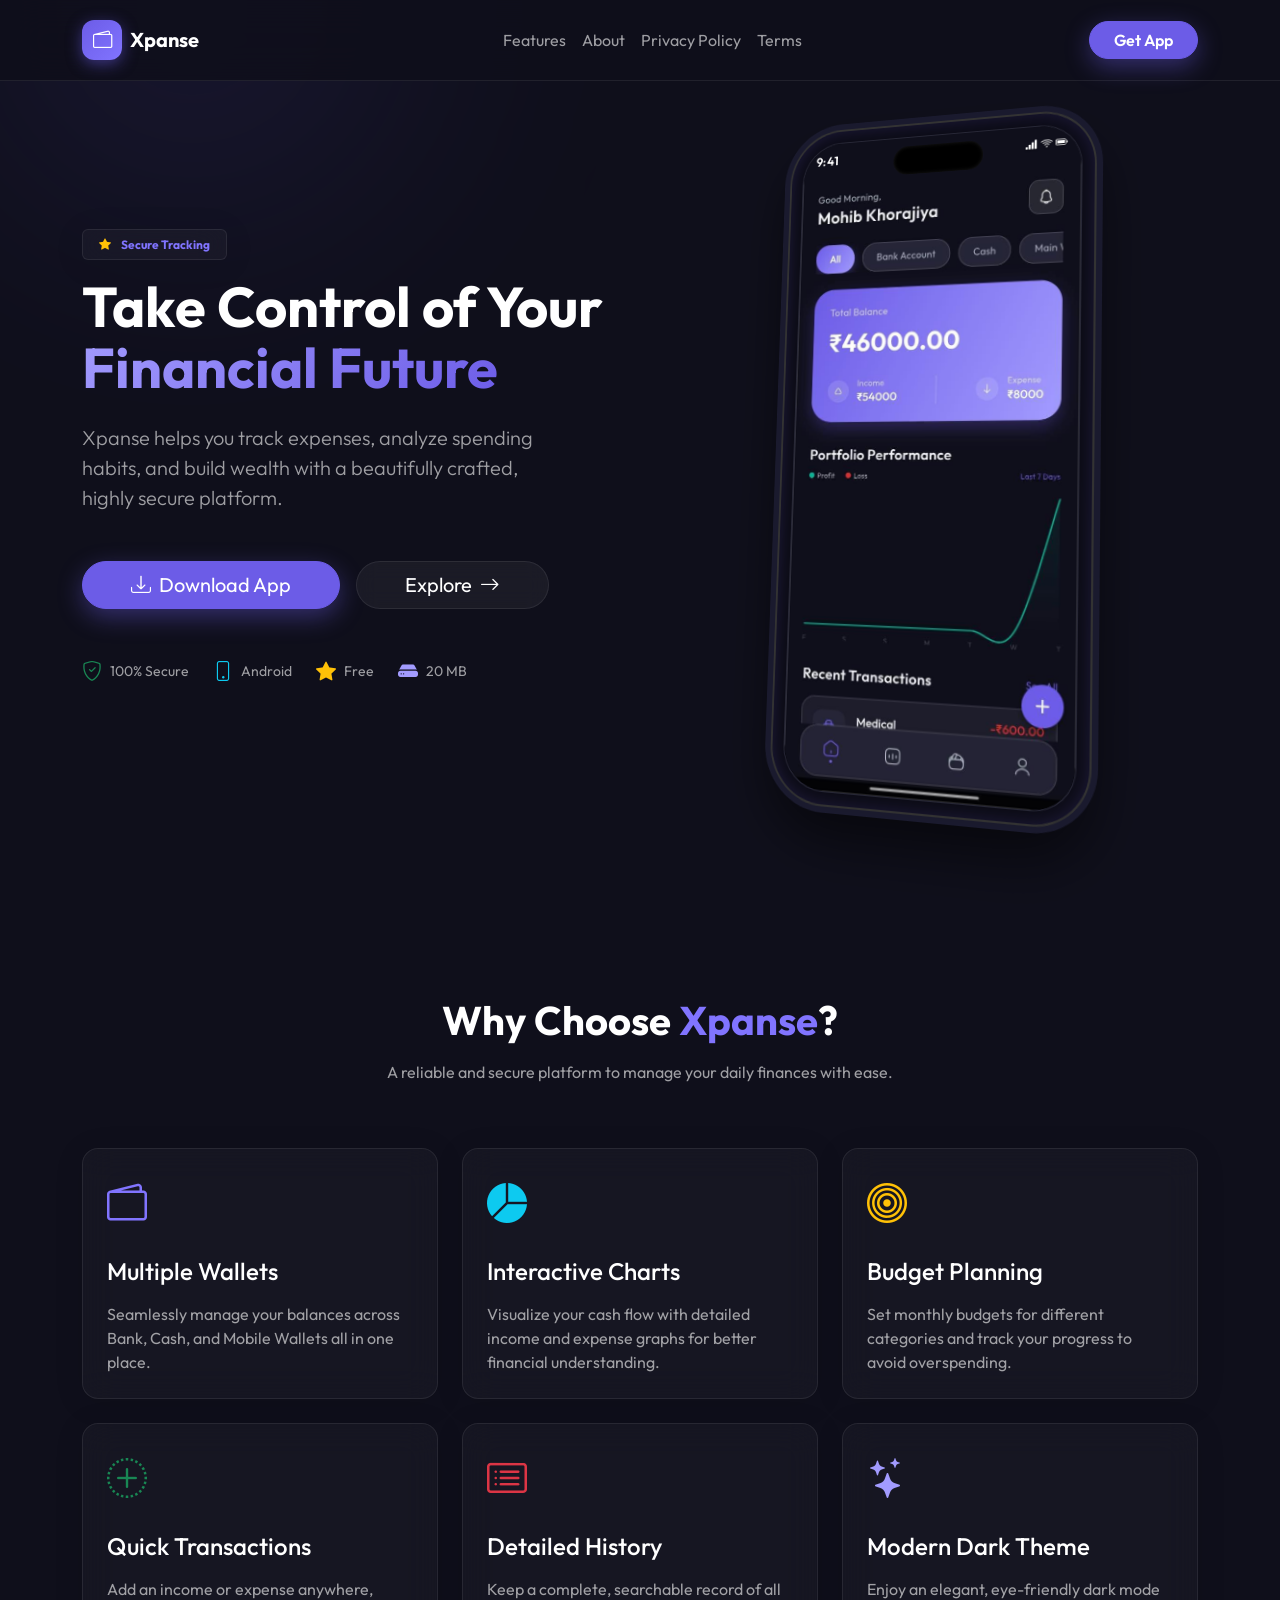
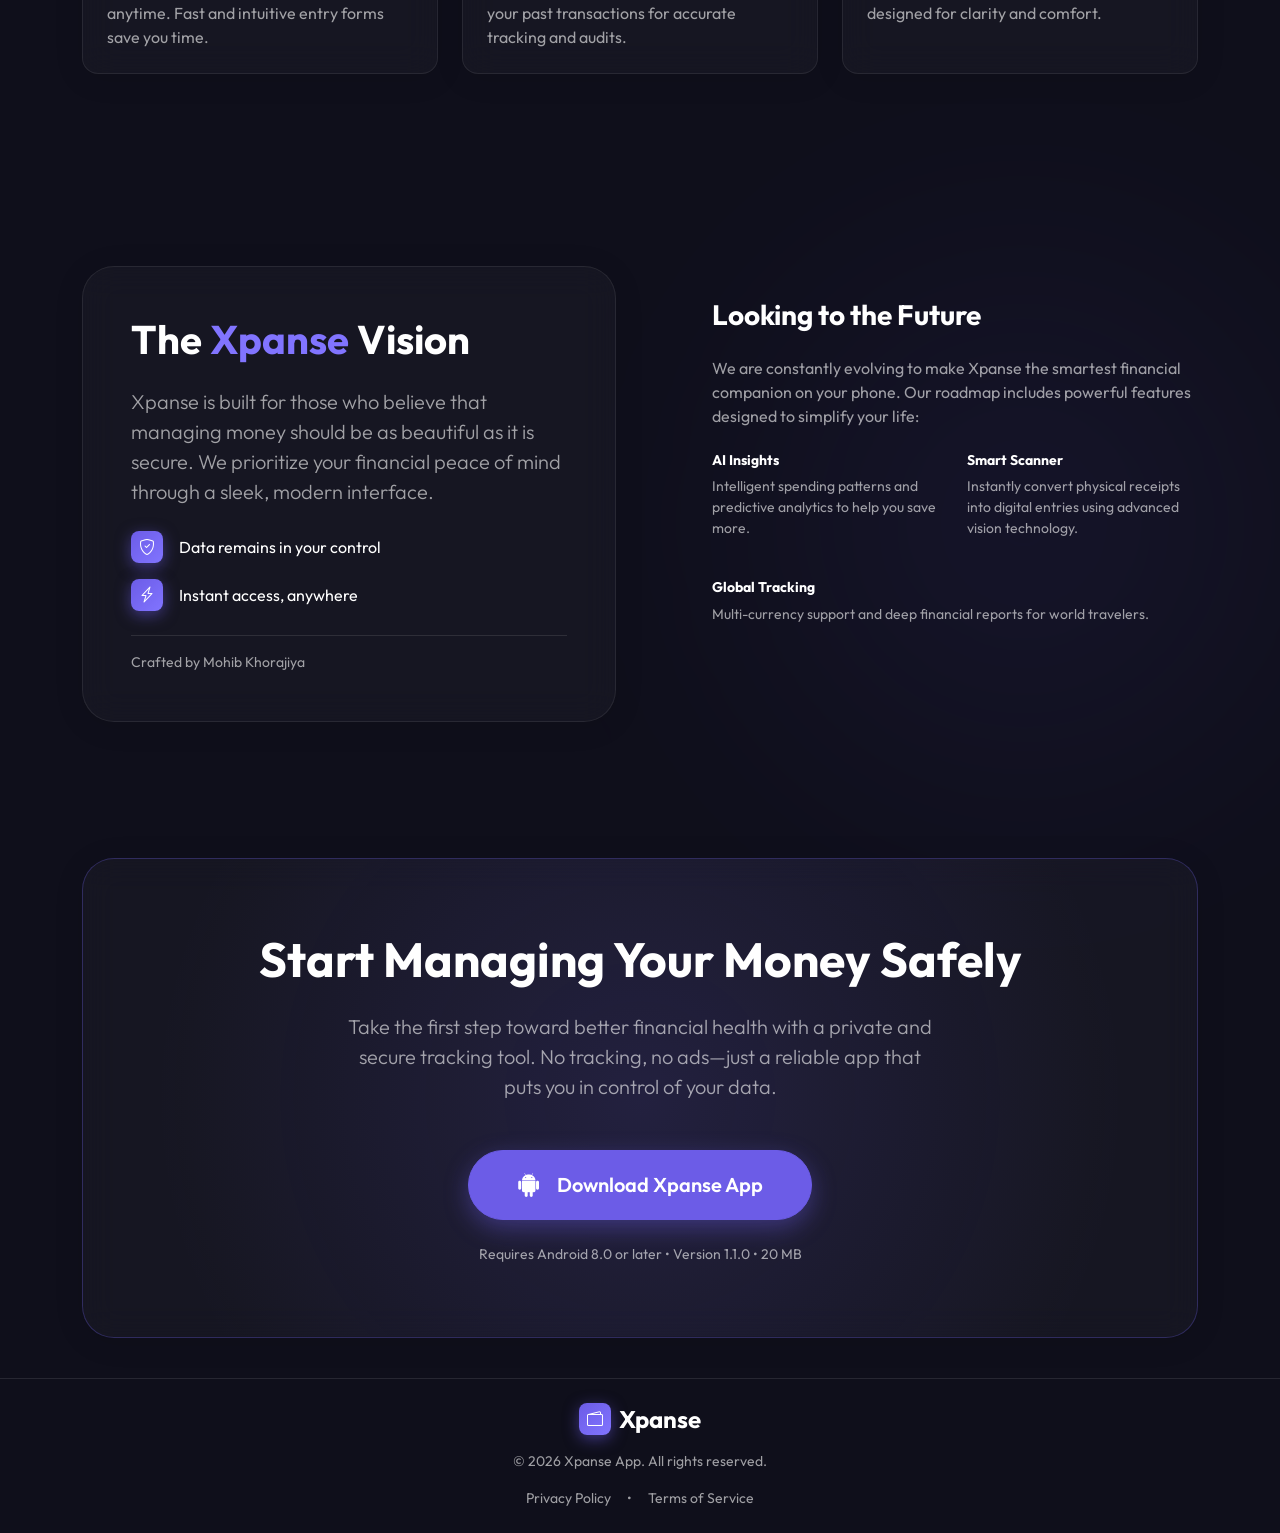
<file: index.html>
<!DOCTYPE html>
<html lang="en">

<head>
    <meta charset="UTF-8">
    <meta name="viewport" content="width=device-width, initial-scale=1.0">
    <title>Xpanse - Smart Expense Tracker</title>
    <meta name="description"
        content="Download Xpanse - The ultimate secure, dark-themed, glassmorphic expense tracker app.">

    <!-- Google Fonts -->
    <link rel="preconnect" href="https://fonts.googleapis.com">
    <link rel="preconnect" href="https://fonts.gstatic.com" crossorigin>
    <link href="https://fonts.googleapis.com/css2?family=Outfit:wght@300;400;500;600;700;800&display=swap"
        rel="stylesheet">

    <!-- Bootstrap CSS -->
    <link href="https://cdn.jsdelivr.net/npm/bootstrap@5.3.2/dist/css/bootstrap.min.css" rel="stylesheet">

    <!-- Bootstrap Icons -->
    <link rel="stylesheet" href="https://cdn.jsdelivr.net/npm/bootstrap-icons@1.11.1/font/bootstrap-icons.css">

    <!-- Custom CSS -->
    <link rel="stylesheet" href="style.css">
</head>

<body>

    <!-- Ambient Background Effects -->
    <div class="ambient-glow glow-1"></div>
    <div class="ambient-glow glow-2"></div>

    <!-- Navbar -->
    <nav class="navbar navbar-expand-lg navbar-dark fixed-top glass-navbar">
        <div class="container">
            <a class="navbar-brand fw-bold text-white d-flex align-items-center gap-2" href="#">
                <div class="brand-icon">
                    <i class="bi bi-wallet2"></i>
                </div>
                Xpanse
            </a>
            <button class="navbar-toggler custom-toggler" type="button" data-bs-toggle="collapse"
                data-bs-target="#navbarNav">
                <i class="bi bi-list text-white fs-3"></i>
            </button>
            <div class="collapse navbar-collapse" id="navbarNav">
                <ul class="navbar-nav mx-auto">
                    <li class="nav-item">
                        <a class="nav-link text-white-50 hover-white" href="#features">Features</a>
                    </li>
                    <li class="nav-item">
                        <a class="nav-link text-white-50 hover-white" href="#about">About</a>
                    </li>
                    <li class="nav-item">
                        <a class="nav-link text-white-50 hover-white" href="privacy.html">Privacy Policy</a>
                    </li>
                    <li class="nav-item">
                        <a class="nav-link text-white-50 hover-white" href="terms.html">Terms</a>
                    </li>
                </ul>
                <a href="#download" class="btn btn-primary btn-glow rounded-pill px-4 fw-semibold">Get App</a>
            </div>
        </div>
    </nav>

    <!-- Hero Section -->
    <section class="hero-section d-flex align-items-center">
        <div class="container pt-5 mt-5">
            <div class="row align-items-center g-5">
                <div class="col-lg-6 hero-content reveal-left">
                    <span class="badge glass-badge mb-3 px-3 py-2 text-primary-accent"><i
                            class="bi bi-star-fill text-warning me-2"></i> Secure Tracking</span>
                    <h1 class="display-4 fw-bolder text-white mb-4 line-height-tight">
                        Take Control of Your <span class="text-gradient">Financial Future</span>
                    </h1>
                    <p class="lead text-white-50 mb-5 pe-lg-5">
                        Xpanse helps you track expenses, analyze spending habits, and build wealth with a beautifully
                        crafted, highly secure platform.
                    </p>
                    <div class="d-flex flex-wrap gap-3">
                        <a href="Xpanse Apk file/Xpanse.apk" download="Xpanse.apk"
                            class="btn btn-primary btn-glow btn-lg rounded-pill px-5 d-flex align-items-center gap-2">
                            <i class="bi bi-download"></i> Download App
                        </a>
                        <a href="#features"
                            class="btn btn-glass btn-lg rounded-pill px-5 d-flex align-items-center gap-2 text-white">
                            Explore <i class="bi bi-arrow-right"></i>
                        </a>
                    </div>
                    <div class="mt-5 d-flex align-items-center gap-4 text-white-50 small">
                        <div class="d-flex align-items-center gap-2">
                            <i class="bi bi-shield-check fs-5 text-success"></i> 100% Secure
                        </div>
                        <div class="d-flex align-items-center gap-2">
                            <i class="bi bi-phone fs-5 text-info"></i> Android
                        </div>
                        <div class="d-flex align-items-center gap-2">
                            <i class="bi bi-star-fill fs-5 text-warning"></i> Free
                        </div>
                        <div class="d-flex align-items-center gap-2">
                            <i class="bi bi-hdd-fill fs-5 text-purple"></i> 20 MB
                        </div>
                    </div>
                </div>

                <div class="col-lg-6 hero-mockup reveal-right">
                    <!-- CSS Mockup Phone -->
                    <div class="phone-mockup mx-auto">
                        <div class="phone-screen glass-card d-flex flex-column">
                            <!-- iOS Status Bar - 3 column layout: Time | [Island Gap] | Icons -->
                            <div class="ios-status-bar position-absolute w-100 top-0 start-0 z-3">
                                <span class="sb-time fw-semibold text-white">9:41</span>
                                <span class="sb-island-gap"></span>
                                <div class="sb-icons d-flex align-items-center gap-1 text-white">
                                    <i class="bi bi-reception-4"></i>
                                    <i class="bi bi-wifi"></i>
                                    <i class="bi bi-battery-full"></i>
                                </div>
                            </div>
                            <!-- Slideshow Container -->
                            <div class="slideshow-container w-100 h-100 position-relative">
                                <img src="Xpanse.photos/1page.jpeg" alt="Dashboard"
                                    class="mockup-img active w-100 h-100 object-fit-cover position-absolute top-0 start-0">
                                <img src="Xpanse.photos/2page.jpeg" alt="Analytics"
                                    class="mockup-img w-100 h-100 object-fit-cover position-absolute top-0 start-0">
                                <img src="Xpanse.photos/3page.jpeg" alt="Transactions"
                                    class="mockup-img w-100 h-100 object-fit-cover position-absolute top-0 start-0">
                                <img src="Xpanse.photos/4page.jpeg" alt="Settings"
                                    class="mockup-img w-100 h-100 object-fit-cover position-absolute top-0 start-0">
                            </div>
                        </div>
                    </div>
                </div>
            </div>
        </div>
    </section>

    <!-- Features Section -->
    <section id="features" class="py-5">
        <div class="container py-5">
            <div class="text-center mb-5 reveal-up">
                <h2 class="display-6 fw-bold text-white mb-3">Why Choose <span
                        class="text-primary-accent">Xpanse</span>?</h2>
                <p class="text-white-50 mx-auto" style="max-width: 600px;">A reliable and secure platform to manage your daily finances with ease.</p>
            </div>

            <div class="row g-4 pt-3">
                <!-- Feature 1 -->
                <div class="col-md-6 col-lg-4 reveal-up" style="transition-delay: 100ms;">
                    <div class="glass-card feature-card h-100 p-4 rounded-4">
                        <div class="feature-icon mb-4 text-primary-accent">
                            <i class="bi bi-wallet2"></i>
                        </div>
                        <h4 class="text-white mb-3">Multiple Wallets</h4>
                        <p class="text-white-50 mb-0">Seamlessly manage your balances across Bank, Cash, and Mobile
                            Wallets all in one place.</p>
                    </div>
                </div>

                <!-- Feature 2 -->
                <div class="col-md-6 col-lg-4 reveal-up" style="transition-delay: 200ms;">
                    <div class="glass-card feature-card h-100 p-4 rounded-4">
                        <div class="feature-icon mb-4 text-info">
                            <i class="bi bi-pie-chart-fill"></i>
                        </div>
                        <h4 class="text-white mb-3">Interactive Charts</h4>
                        <p class="text-white-50 mb-0">Visualize your cash flow with detailed income and expense graphs
                            for better financial understanding.</p>
                    </div>
                </div>

                <!-- Feature 3 -->
                <div class="col-md-6 col-lg-4 reveal-up" style="transition-delay: 300ms;">
                    <div class="glass-card feature-card h-100 p-4 rounded-4">
                        <div class="feature-icon mb-4 text-warning">
                            <i class="bi bi-bullseye"></i>
                        </div>
                        <h4 class="text-white mb-3">Budget Planning</h4>
                        <p class="text-white-50 mb-0">Set monthly budgets for different categories and track your
                            progress to avoid overspending.</p>
                    </div>
                </div>

                <!-- Feature 4 -->
                <div class="col-md-6 col-lg-4 reveal-up" style="transition-delay: 400ms;">
                    <div class="glass-card feature-card h-100 p-4 rounded-4">
                        <div class="feature-icon mb-4 text-success">
                            <i class="bi bi-plus-circle-dotted"></i>
                        </div>
                        <h4 class="text-white mb-3">Quick Transactions</h4>
                        <p class="text-white-50 mb-0">Add an income or expense anywhere, anytime. Fast and intuitive
                            entry forms save you time.</p>
                    </div>
                </div>

                <!-- Feature 5 -->
                <div class="col-md-6 col-lg-4 reveal-up" style="transition-delay: 500ms;">
                    <div class="glass-card feature-card h-100 p-4 rounded-4">
                        <div class="feature-icon mb-4 text-danger">
                            <i class="bi bi-card-list"></i>
                        </div>
                        <h4 class="text-white mb-3">Detailed History</h4>
                        <p class="text-white-50 mb-0">Keep a complete, searchable record of all your past transactions
                            for accurate tracking and audits.</p>
                    </div>
                </div>

                <!-- Feature 6 -->
                <div class="col-md-6 col-lg-4 reveal-up" style="transition-delay: 600ms;">
                    <div class="glass-card feature-card h-100 p-4 rounded-4">
                        <div class="feature-icon mb-4 text-purple">
                            <i class="bi bi-stars"></i>
                        </div>
                        <h4 class="text-white mb-3">Modern Dark Theme</h4>
                        <p class="text-white-50 mb-0">Enjoy an elegant, eye-friendly dark mode designed for clarity and comfort.</p>
                    </div>
                </div>
            </div>
        </div>
    </section>

    <!-- About Section -->
    <section id="about" class="py-5">
        <div class="container py-5">
            <div class="row align-items-center g-5">
                <div class="col-lg-6 reveal-left">
                    <div class="glass-card p-4 p-md-5 rounded-5">
                        <h2 class="display-6 fw-bold text-white mb-4">The <span class="text-primary-accent">Xpanse</span> Vision</h2>
                        <p class="text-white-50 lead mb-4">
                            Xpanse is built for those who believe that managing money should be as beautiful as it is secure. 
                            We prioritize your financial peace of mind through a sleek, modern interface.
                        </p>
                        <div class="d-flex flex-column gap-3">
                            <div class="d-flex align-items-center gap-3">
                                <div class="brand-icon small"><i class="bi bi-shield-check"></i></div>
                                <span class="text-white">Data remains in your control</span>
                            </div>
                            <div class="d-flex align-items-center gap-3">
                                <div class="brand-icon small"><i class="bi bi-lightning-charge"></i></div>
                                <span class="text-white">Instant access, anywhere</span>
                            </div>
                        </div>
                        <div class="mt-4 pt-3 border-top border-white-10">
                            <p class="small text-white-50 mb-0">Crafted by Mohib Khorajiya</p>
                        </div>
                    </div>
                </div>
                <div class="col-lg-6 reveal-right mt-4 mt-lg-0">
                    <div class="ps-lg-5">
                        <h3 class="text-white fw-bold mb-4">Looking to the Future</h3>
                        <p class="text-white-50 mb-4">
                            We are constantly evolving to make Xpanse the smartest financial companion on your phone. 
                            Our roadmap includes powerful features designed to simplify your life:
                        </p>
                        <div class="row g-4">
                            <div class="col-sm-6 col-12">
                                <h5 class="text-white small fw-bold mb-2">AI Insights</h5>
                                <p class="small text-white-50">Intelligent spending patterns and predictive analytics to help you save more.</p>
                            </div>
                            <div class="col-sm-6 col-12">
                                <h5 class="text-white small fw-bold mb-2">Smart Scanner</h5>
                                <p class="small text-white-50">Instantly convert physical receipts into digital entries using advanced vision technology.</p>
                            </div>
                            <div class="col-12">
                                <h5 class="text-white small fw-bold mb-2">Global Tracking</h5>
                                <p class="small text-white-50">Multi-currency support and deep financial reports for world travelers.</p>
                            </div>
                        </div>
                    </div>
                </div>
            </div>
        </div>
    </section>

    <!-- Download Section -->
    <section id="download" class="py-4">
        <div class="container py-3 text-center reveal-up">
            <div class="glass-card p-4 p-md-5 rounded-5 position-relative overflow-hidden download-card">
                <div class="glow-bg position-absolute"></div>
                <div class="position-relative z-1 pt-4 pb-4">
                    <h2 class="display-5 fw-bold text-white mb-4">Start Managing Your Money Safely</h2>
                    <p class="text-white-50 lead mx-auto mb-5" style="max-width: 600px;">
                        Take the first step toward better financial health with a private and secure tracking tool. 
                        No tracking, no ads—just a reliable app that puts you in control of your data.
                    </p>
                    <!-- Download Link (Place your Xpanse.apk in the same folder) -->
                    <a href="Xpanse Apk file/Xpanse.apk"
                        class="btn btn-primary btn-glow btn-lg rounded-pill px-5 py-3 fs-5 fw-semibold d-inline-flex align-items-center gap-3"
                        download="Xpanse.apk">
                        <i class="bi bi-android2 fs-4"></i> Download Xpanse App
                    </a>
                    <p class="text-white-50 small mt-4 mb-0">Requires Android 8.0 or later • Version 1.1.0 • 20 MB</p>
                </div>
            </div>
        </div>
    </section>

    <!-- Footer -->
    <footer class="py-4 border-top border-white-10">
        <div class="container text-center">
            <div class="d-flex align-items-center justify-content-center gap-2 mb-3">
                <div class="brand-icon small">
                    <i class="bi bi-wallet2"></i>
                </div>
                <h4 class="text-white fw-bold mb-0">Xpanse</h4>
            </div>
            <p class="text-white-50 mb-3 small">&copy;
                <script>document.write(new Date().getFullYear())</script> Xpanse App. All rights reserved.
            </p>
            <div class="d-flex justify-content-center gap-3">
                <a href="privacy.html" class="text-white-50 hover-white text-decoration-none small">Privacy Policy</a>
                <span class="text-white-50 small">•</span>
                <a href="terms.html" class="text-white-50 hover-white text-decoration-none small">Terms of Service</a>
            </div>
        </div>
    </footer>

    <!-- Bootstrap JS Bundle -->
    <script src="https://cdn.jsdelivr.net/npm/bootstrap@5.3.2/dist/js/bootstrap.bundle.min.js"></script>

    <!-- Custom JS -->
    <script src="script.js"></script>
</body>

</html>
</file>
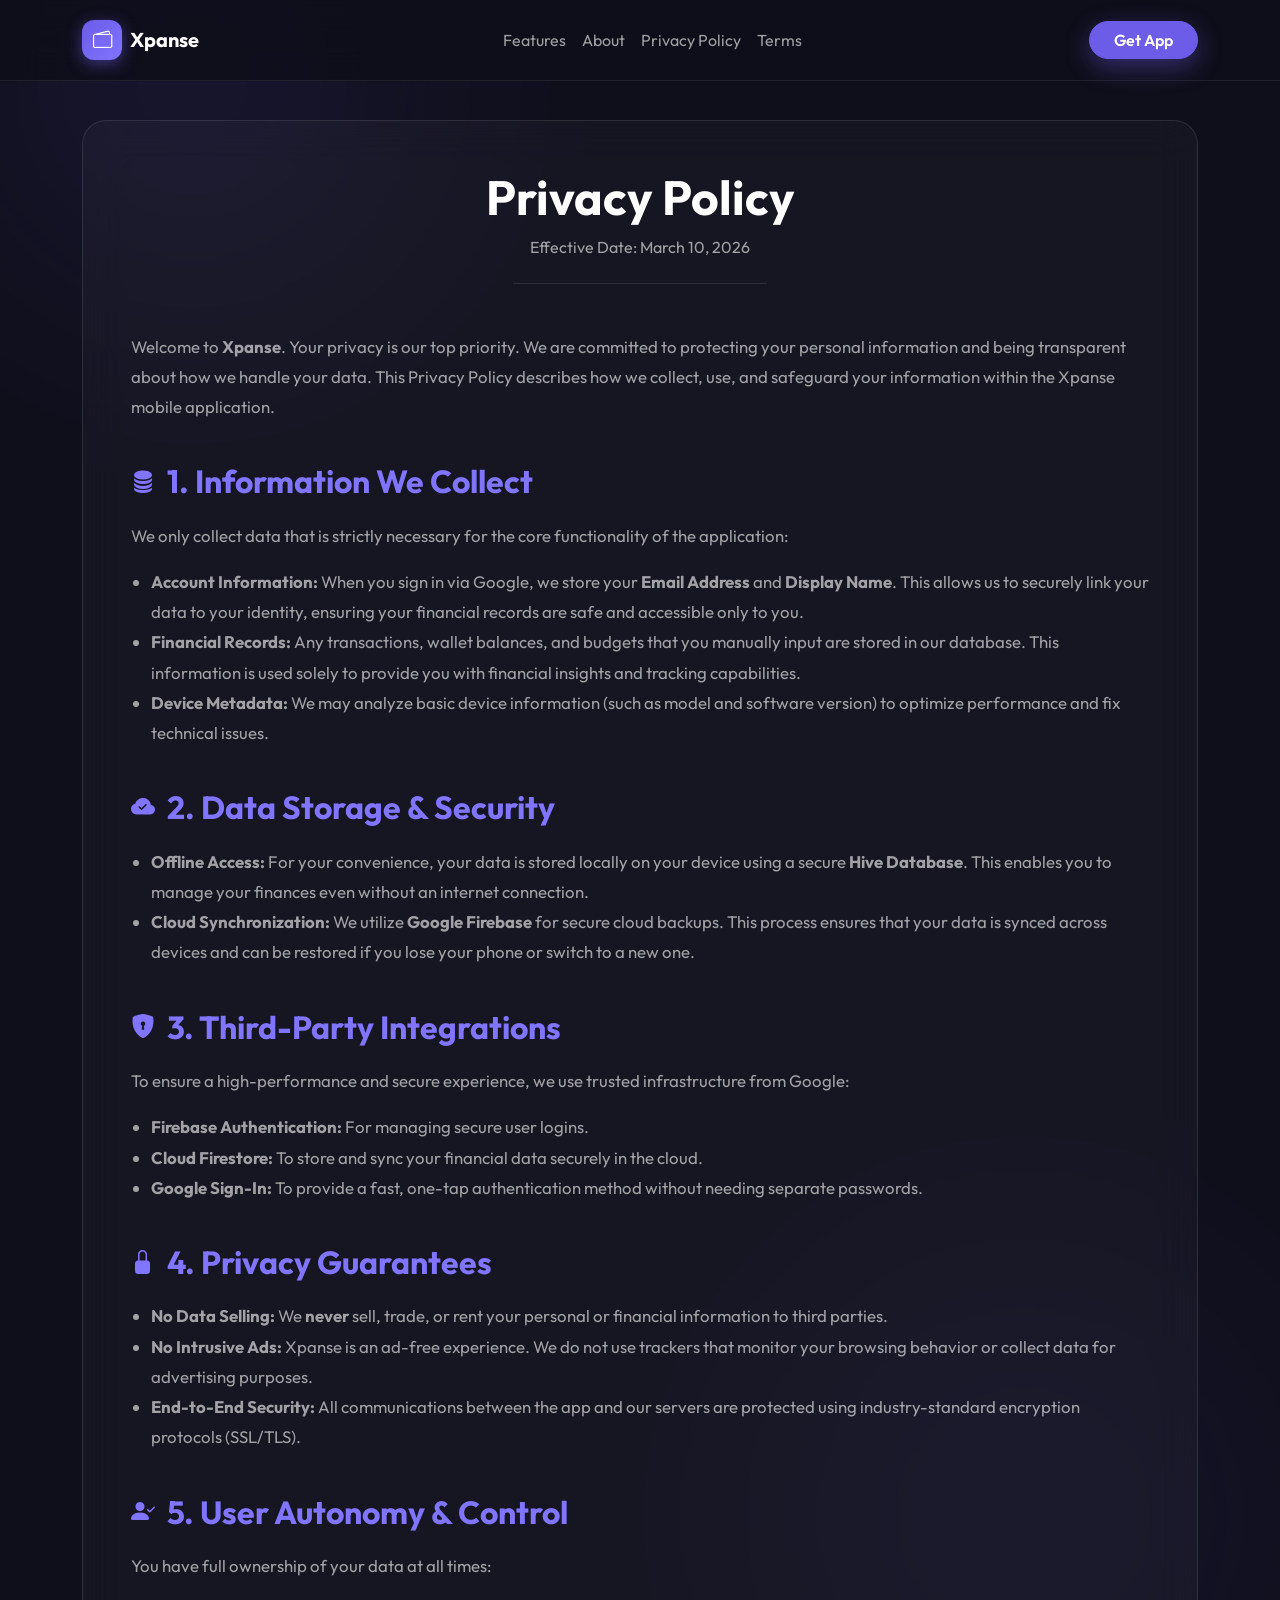
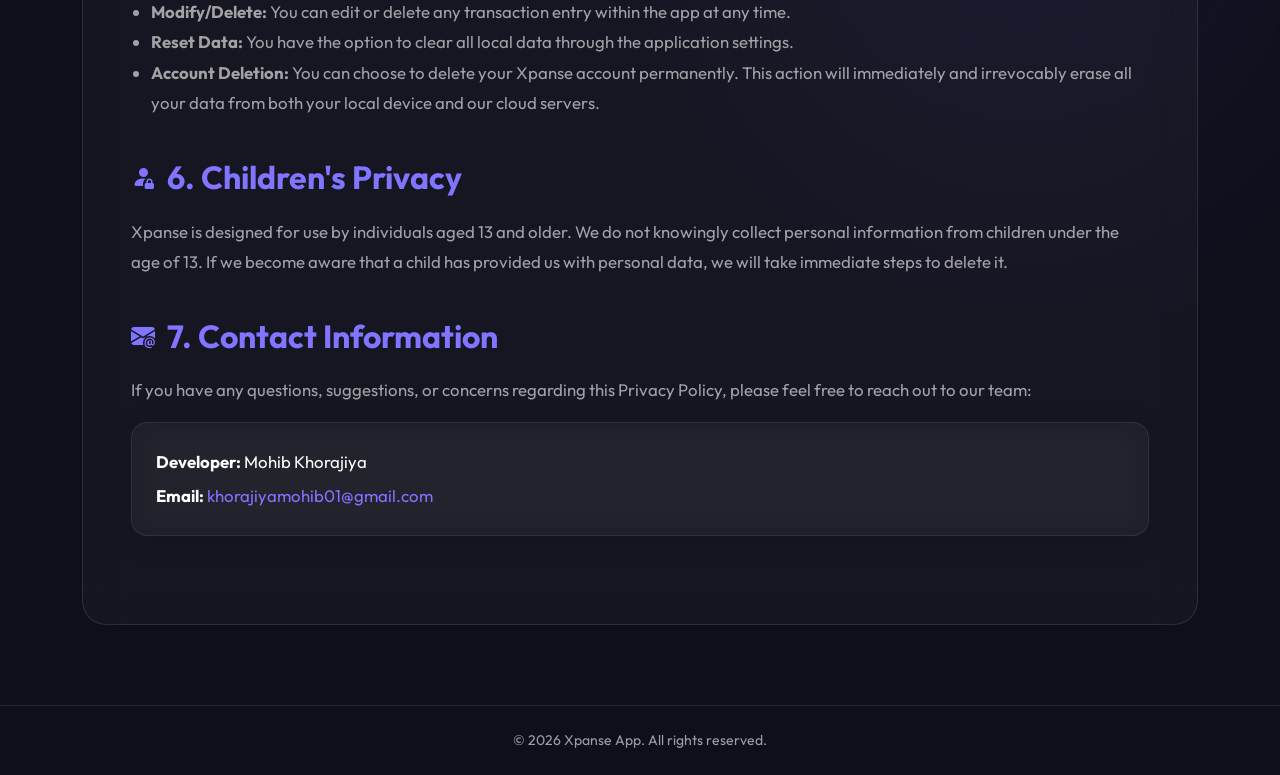
<file: privacy.html>
<!DOCTYPE html>
<html lang="en">

<head>
    <meta charset="UTF-8">
    <meta name="viewport" content="width=device-width, initial-scale=1.0">
    <title>Privacy Policy - Xpanse</title>
    <meta name="description" content="Privacy Policy for Xpanse - Learn how we protect your financial data and privacy.">

    <!-- Google Fonts -->
    <link rel="preconnect" href="https://fonts.googleapis.com">
    <link rel="preconnect" href="https://fonts.gstatic.com" crossorigin>
    <link href="https://fonts.googleapis.com/css2?family=Outfit:wght@300;400;500;600;700;800&display=swap" rel="stylesheet">

    <!-- Bootstrap CSS -->
    <link href="https://cdn.jsdelivr.net/npm/bootstrap@5.3.2/dist/css/bootstrap.min.css" rel="stylesheet">

    <!-- Bootstrap Icons -->
    <link rel="stylesheet" href="https://cdn.jsdelivr.net/npm/bootstrap-icons@1.11.1/font/bootstrap-icons.css">

    <!-- Custom CSS -->
    <link rel="stylesheet" href="style.css">
    
    <style>
        .policy-container {
            padding-top: 120px;
            padding-bottom: 80px;
        }
        .policy-card {
            background: rgba(255, 255, 255, 0.03);
            backdrop-filter: blur(20px);
            border: 1px solid rgba(255, 255, 255, 0.1);
            border-radius: 24px;
            padding: 3rem;
        }
        .policy-section {
            margin-bottom: 2.5rem;
        }
        .policy-section h2 {
            color: var(--primary-accent);
            font-weight: 700;
            margin-bottom: 1.25rem;
            display: flex;
            align-items: center;
            gap: 0.75rem;
        }
        .policy-section h2 i {
            font-size: 1.5rem;
        }
        .policy-section p, .policy-section li {
            color: var(--text-muted);
            line-height: 1.8;
            font-size: 1.05rem;
        }
        .policy-section ul {
            padding-left: 1.25rem;
        }
        .back-link {
            display: inline-flex;
            align-items: center;
            gap: 0.5rem;
            color: var(--primary-accent);
            text-decoration: none;
            margin-bottom: 2rem;
            font-weight: 500;
            transition: all 0.3s ease;
        }
        .back-link:hover {
            color: white;
            transform: translateX(-5px);
        }
        @media (max-width: 768px) {
            .policy-card {
                padding: 1.5rem;
            }
        }
    </style>
</head>

<body>

    <!-- Ambient Background Effects -->
    <div class="ambient-glow glow-1"></div>
    <div class="ambient-glow glow-2"></div>

    <!-- Navbar -->
    <nav class="navbar navbar-expand-lg navbar-dark fixed-top glass-navbar">
        <div class="container">
            <a class="navbar-brand fw-bold text-white d-flex align-items-center gap-2" href="index.html">
                <div class="brand-icon">
                    <i class="bi bi-wallet2"></i>
                </div>
                Xpanse
            </a>
            <button class="navbar-toggler custom-toggler" type="button" data-bs-toggle="collapse"
                data-bs-target="#navbarNav">
                <i class="bi bi-list text-white fs-3"></i>
            </button>
            <div class="collapse navbar-collapse" id="navbarNav">
                <ul class="navbar-nav mx-auto">
                    <li class="nav-item">
                        <a class="nav-link text-white-50 hover-white" href="index.html#features">Features</a>
                    </li>
                    <li class="nav-item">
                        <a class="nav-link text-white-50 hover-white" href="index.html#about">About</a>
                    </li>
                    <li class="nav-item">
                        <a class="nav-link text-white-50 hover-white active" href="privacy.html">Privacy Policy</a>
                    </li>
                    <li class="nav-item">
                        <a class="nav-link text-white-50 hover-white" href="terms.html">Terms</a>
                    </li>
                </ul>
                <a href="index.html#download" class="btn btn-primary btn-glow rounded-pill px-4 fw-semibold">Get App</a>
            </div>
        </div>
    </nav>

    <!-- Main Content -->
    <div class="container policy-container reveal-up">
        <div class="policy-card">
            <div class="text-center mb-5">
                <h1 class="display-5 fw-bold text-white mb-2">Privacy Policy</h1>
                <p class="text-white-50">Effective Date: March 10, 2026</p>
                <div class="border-bottom border-white-10 mx-auto w-25 mt-4"></div>
            </div>

            <div class="policy-section">
                <p>Welcome to <strong>Xpanse</strong>. Your privacy is our top priority. We are committed to protecting your personal information and being transparent about how we handle your data. This Privacy Policy describes how we collect, use, and safeguard your information within the Xpanse mobile application.</p>
            </div>

            <div class="policy-section">
                <h2><i class="bi bi-database-fill"></i> 1. Information We Collect</h2>
                <p>We only collect data that is strictly necessary for the core functionality of the application:</p>
                <ul>
                    <li><strong>Account Information:</strong> When you sign in via Google, we store your <strong>Email Address</strong> and <strong>Display Name</strong>. This allows us to securely link your data to your identity, ensuring your financial records are safe and accessible only to you.</li>
                    <li><strong>Financial Records:</strong> Any transactions, wallet balances, and budgets that you manually input are stored in our database. This information is used solely to provide you with financial insights and tracking capabilities.</li>
                    <li><strong>Device Metadata:</strong> We may analyze basic device information (such as model and software version) to optimize performance and fix technical issues.</li>
                </ul>
            </div>

            <div class="policy-section">
                <h2><i class="bi bi-cloud-check-fill"></i> 2. Data Storage & Security</h2>
                <ul>
                    <li><strong>Offline Access:</strong> For your convenience, your data is stored locally on your device using a secure <strong>Hive Database</strong>. This enables you to manage your finances even without an internet connection.</li>
                    <li><strong>Cloud Synchronization:</strong> We utilize <strong>Google Firebase</strong> for secure cloud backups. This process ensures that your data is synced across devices and can be restored if you lose your phone or switch to a new one.</li>
                </ul>
            </div>

            <div class="policy-section">
                <h2><i class="bi bi-shield-lock-fill"></i> 3. Third-Party Integrations</h2>
                <p>To ensure a high-performance and secure experience, we use trusted infrastructure from Google:</p>
                <ul>
                    <li><strong>Firebase Authentication:</strong> For managing secure user logins.</li>
                    <li><strong>Cloud Firestore:</strong> To store and sync your financial data securely in the cloud.</li>
                    <li><strong>Google Sign-In:</strong> To provide a fast, one-tap authentication method without needing separate passwords.</li>
                </ul>
            </div>

            <div class="policy-section">
                <h2><i class="bi bi-lock-fill"></i> 4. Privacy Guarantees</h2>
                <ul>
                    <li><strong>No Data Selling:</strong> We <strong>never</strong> sell, trade, or rent your personal or financial information to third parties.</li>
                    <li><strong>No Intrusive Ads:</strong> Xpanse is an ad-free experience. We do not use trackers that monitor your browsing behavior or collect data for advertising purposes.</li>
                    <li><strong>End-to-End Security:</strong> All communications between the app and our servers are protected using industry-standard encryption protocols (SSL/TLS).</li>
                </ul>
            </div>

            <div class="policy-section">
                <h2><i class="bi bi-person-check-fill"></i> 5. User Autonomy & Control</h2>
                <p>You have full ownership of your data at all times:</p>
                <ul>
                    <li><strong>Modify/Delete:</strong> You can edit or delete any transaction entry within the app at any time.</li>
                    <li><strong>Reset Data:</strong> You have the option to clear all local data through the application settings.</li>
                    <li><strong>Account Deletion:</strong> You can choose to delete your Xpanse account permanently. This action will immediately and irrevocably erase all your data from both your local device and our cloud servers.</li>
                </ul>
            </div>

            <div class="policy-section">
                <h2><i class="bi bi-person-fill-lock"></i> 6. Children's Privacy</h2>
                <p>Xpanse is designed for use by individuals aged 13 and older. We do not knowingly collect personal information from children under the age of 13. If we become aware that a child has provided us with personal data, we will take immediate steps to delete it.</p>
            </div>

            <div class="policy-section">
                <h2><i class="bi bi-envelope-at-fill"></i> 7. Contact Information</h2>
                <p>If you have any questions, suggestions, or concerns regarding this Privacy Policy, please feel free to reach out to our team:</p>
                <div class="glass-card p-4 rounded-4 mt-3">
                    <p class="mb-1 text-white"><strong>Developer:</strong> Mohib Khorajiya</p>
                    <p class="mb-0 text-white"><strong>Email:</strong> <a href="mailto:khorajiyamohib01@gmail.com" class="text-primary-accent text-decoration-none">khorajiyamohib01@gmail.com</a></p>
                </div>
            </div>
        </div>
    </div>

    <!-- Footer -->
    <footer class="py-4 border-top border-white-10">
        <div class="container text-center">
            <p class="text-white-50 mb-0 small">&copy; 2026 Xpanse App. All rights reserved.</p>
        </div>
    </footer>

    <!-- Bootstrap JS Bundle -->
    <script src="https://cdn.jsdelivr.net/npm/bootstrap@5.3.2/dist/js/bootstrap.bundle.min.js"></script>

    <!-- Custom JS -->
    <script src="script.js"></script>
</body>

</html>
</file>
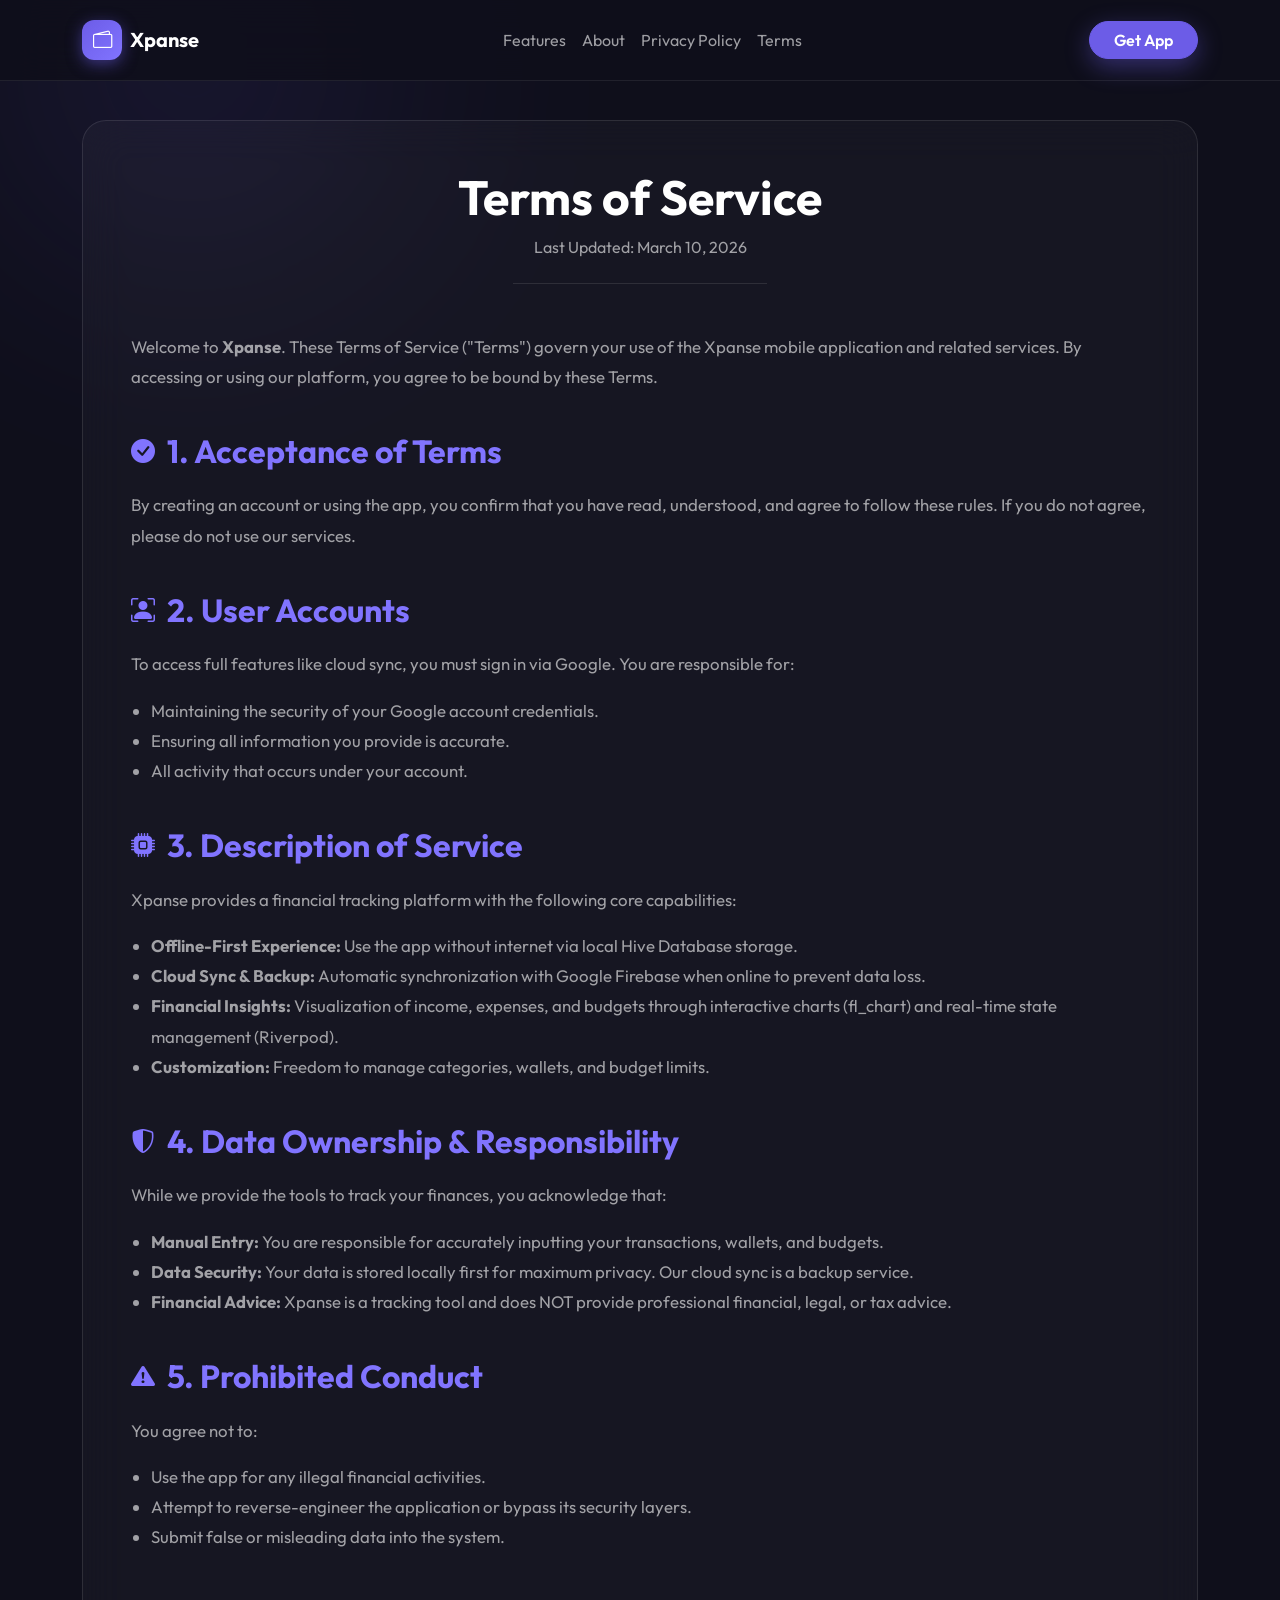
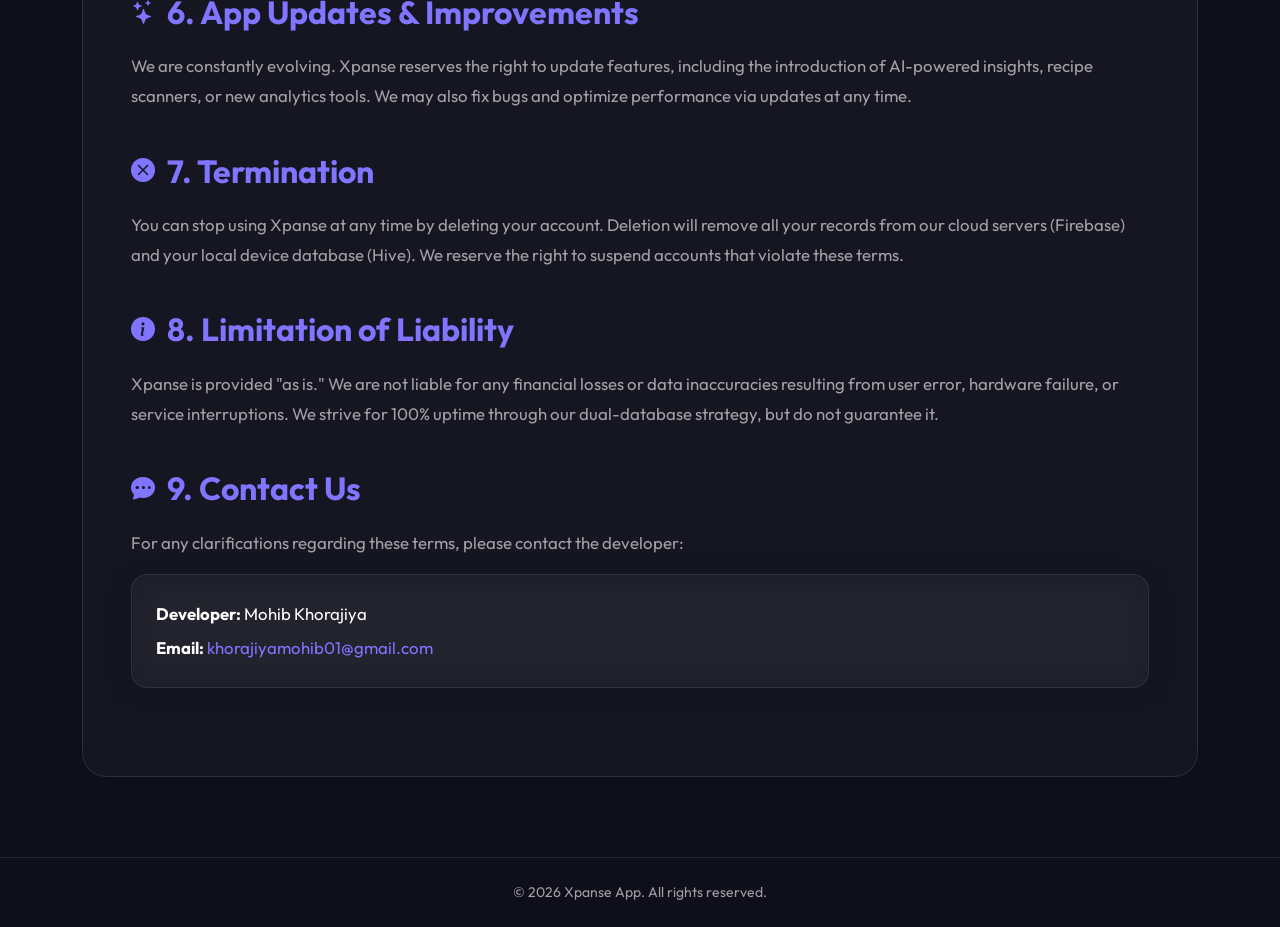
<file: terms.html>
<!DOCTYPE html>
<html lang="en">

<head>
    <meta charset="UTF-8">
    <meta name="viewport" content="width=device-width, initial-scale=1.0">
    <title>Terms of Service - Xpanse</title>
    <meta name="description" content="Terms of Service for Xpanse - Understanding our platform rules and user responsibilities.">

    <!-- Google Fonts -->
    <link rel="preconnect" href="https://fonts.googleapis.com">
    <link rel="preconnect" href="https://fonts.gstatic.com" crossorigin>
    <link href="https://fonts.googleapis.com/css2?family=Outfit:wght@300;400;500;600;700;800&display=swap" rel="stylesheet">

    <!-- Bootstrap CSS -->
    <link href="https://cdn.jsdelivr.net/npm/bootstrap@5.3.2/dist/css/bootstrap.min.css" rel="stylesheet">

    <!-- Bootstrap Icons -->
    <link rel="stylesheet" href="https://cdn.jsdelivr.net/npm/bootstrap-icons@1.11.1/font/bootstrap-icons.css">

    <!-- Custom CSS -->
    <link rel="stylesheet" href="style.css">
    
    <style>
        .policy-container {
            padding-top: 120px;
            padding-bottom: 80px;
        }
        .policy-card {
            background: rgba(255, 255, 255, 0.03);
            backdrop-filter: blur(20px);
            border: 1px solid rgba(255, 255, 255, 0.1);
            border-radius: 24px;
            padding: 3rem;
        }
        .policy-section {
            margin-bottom: 2.5rem;
        }
        .policy-section h2 {
            color: var(--primary-accent);
            font-weight: 700;
            margin-bottom: 1.25rem;
            display: flex;
            align-items: center;
            gap: 0.75rem;
        }
        .policy-section h2 i {
            font-size: 1.5rem;
        }
        .policy-section p, .policy-section li {
            color: var(--text-muted);
            line-height: 1.8;
            font-size: 1.05rem;
        }
        .policy-section ul {
            padding-left: 1.25rem;
        }
        .back-link {
            display: inline-flex;
            align-items: center;
            gap: 0.5rem;
            color: var(--primary-accent);
            text-decoration: none;
            margin-bottom: 2rem;
            font-weight: 500;
            transition: all 0.3s ease;
        }
        .back-link:hover {
            color: white;
            transform: translateX(-5px);
        }
        @media (max-width: 768px) {
            .policy-card {
                padding: 1.5rem;
            }
        }
    </style>
</head>

<body>

    <!-- Ambient Background Effects -->
    <div class="ambient-glow glow-1"></div>
    <div class="ambient-glow glow-2) (2).png"></div>

    <!-- Navbar -->
    <nav class="navbar navbar-expand-lg navbar-dark fixed-top glass-navbar">
        <div class="container">
            <a class="navbar-brand fw-bold text-white d-flex align-items-center gap-2" href="index.html">
                <div class="brand-icon">
                    <i class="bi bi-wallet2"></i>
                </div>
                Xpanse
            </a>
            <button class="navbar-toggler custom-toggler" type="button" data-bs-toggle="collapse"
                data-bs-target="#navbarNav">
                <i class="bi bi-list text-white fs-3"></i>
            </button>
            <div class="collapse navbar-collapse" id="navbarNav">
                <ul class="navbar-nav mx-auto">
                    <li class="nav-item">
                        <a class="nav-link text-white-50 hover-white" href="index.html#features">Features</a>
                    </li>
                    <li class="nav-item">
                        <a class="nav-link text-white-50 hover-white" href="index.html#about">About</a>
                    </li>
                    <li class="nav-item">
                        <a class="nav-link text-white-50 hover-white" href="privacy.html">Privacy Policy</a>
                    </li>
                    <li class="nav-item">
                        <a class="nav-link text-white-50 hover-white active" href="terms.html">Terms</a>
                    </li>
                </ul>
                <a href="index.html#download" class="btn btn-primary btn-glow rounded-pill px-4 fw-semibold">Get App</a>
            </div>
        </div>
    </nav>

    <!-- Main Content -->
    <div class="container policy-container reveal-up">
        <div class="policy-card">
            <div class="text-center mb-5">
                <h1 class="display-5 fw-bold text-white mb-2">Terms of Service</h1>
                <p class="text-white-50">Last Updated: March 10, 2026</p>
                <div class="border-bottom border-white-10 mx-auto w-25 mt-4"></div>
            </div>

            <div class="policy-section">
                <p>Welcome to <strong>Xpanse</strong>. These Terms of Service ("Terms") govern your use of the Xpanse mobile application and related services. By accessing or using our platform, you agree to be bound by these Terms.</p>
            </div>

            <div class="policy-section">
                <h2><i class="bi bi-check-circle-fill"></i> 1. Acceptance of Terms</h2>
                <p>By creating an account or using the app, you confirm that you have read, understood, and agree to follow these rules. If you do not agree, please do not use our services.</p>
            </div>

            <div class="policy-section">
                <h2><i class="bi bi-person-bounding-box"></i> 2. User Accounts</h2>
                <p>To access full features like cloud sync, you must sign in via Google. You are responsible for:</p>
                <ul>
                    <li>Maintaining the security of your Google account credentials.</li>
                    <li>Ensuring all information you provide is accurate.</li>
                    <li>All activity that occurs under your account.</li>
                </ul>
            </div>

            <div class="policy-section">
                <h2><i class="bi bi-cpu-fill"></i> 3. Description of Service</h2>
                <p>Xpanse provides a financial tracking platform with the following core capabilities:</p>
                <ul>
                    <li><strong>Offline-First Experience:</strong> Use the app without internet via local Hive Database storage.</li>
                    <li><strong>Cloud Sync & Backup:</strong> Automatic synchronization with Google Firebase when online to prevent data loss.</li>
                    <li><strong>Financial Insights:</strong> Visualization of income, expenses, and budgets through interactive charts (fl_chart) and real-time state management (Riverpod).</li>
                    <li><strong>Customization:</strong> Freedom to manage categories, wallets, and budget limits.</li>
                </ul>
            </div>

            <div class="policy-section">
                <h2><i class="bi bi-shield-shaded"></i> 4. Data Ownership & Responsibility</h2>
                <p>While we provide the tools to track your finances, you acknowledge that:</p>
                <ul>
                    <li><strong>Manual Entry:</strong> You are responsible for accurately inputting your transactions, wallets, and budgets.</li>
                    <li><strong>Data Security:</strong> Your data is stored locally first for maximum privacy. Our cloud sync is a backup service.</li>
                    <li><strong>Financial Advice:</strong> Xpanse is a tracking tool and does NOT provide professional financial, legal, or tax advice.</li>
                </ul>
            </div>

            <div class="policy-section">
                <h2><i class="bi bi-exclamation-triangle-fill"></i> 5. Prohibited Conduct</h2>
                <p>You agree not to:</p>
                <ul>
                    <li>Use the app for any illegal financial activities.</li>
                    <li>Attempt to reverse-engineer the application or bypass its security layers.</li>
                    <li>Submit false or misleading data into the system.</li>
                </ul>
            </div>

            <div class="policy-section">
                <h2><i class="bi bi-stars"></i> 6. App Updates & Improvements</h2>
                <p>We are constantly evolving. Xpanse reserves the right to update features, including the introduction of AI-powered insights, recipe scanners, or new analytics tools. We may also fix bugs and optimize performance via updates at any time.</p>
            </div>

            <div class="policy-section">
                <h2><i class="bi bi-x-circle-fill"></i> 7. Termination</h2>
                <p>You can stop using Xpanse at any time by deleting your account. Deletion will remove all your records from our cloud servers (Firebase) and your local device database (Hive). We reserve the right to suspend accounts that violate these terms.</p>
            </div>

            <div class="policy-section">
                <h2><i class="bi bi-info-circle-fill"></i> 8. Limitation of Liability</h2>
                <p>Xpanse is provided "as is." We are not liable for any financial losses or data inaccuracies resulting from user error, hardware failure, or service interruptions. We strive for 100% uptime through our dual-database strategy, but do not guarantee it.</p>
            </div>

            <div class="policy-section">
                <h2><i class="bi bi-chat-dots-fill"></i> 9. Contact Us</h2>
                <p>For any clarifications regarding these terms, please contact the developer:</p>
                <div class="glass-card p-4 rounded-4 mt-3">
                    <p class="mb-1 text-white"><strong>Developer:</strong> Mohib Khorajiya</p>
                    <p class="mb-0 text-white"><strong>Email:</strong> <a href="mailto:khorajiyamohib01@gmail.com" class="text-primary-accent text-decoration-none">khorajiyamohib01@gmail.com</a></p>
                </div>
            </div>
        </div>
    </div>

    <!-- Footer -->
    <footer class="py-4 border-top border-white-10">
        <div class="container text-center">
            <p class="text-white-50 mb-0 small">&copy; 2026 Xpanse App. All rights reserved.</p>
        </div>
    </footer>

    <!-- Bootstrap JS Bundle -->
    <script src="https://cdn.jsdelivr.net/npm/bootstrap@5.3.2/dist/js/bootstrap.bundle.min.js"></script>

    <!-- Custom JS -->
    <script src="script.js"></script>
</body>

</html>
</file>
<file: style.css>
/* 
   Xpanse Theme Custom CSS 
   - Dark Theme with Glassmorphism
   - Primary: #6C5CE7
   - Background: #0F0F1B
*/

:root {
    --primary: #6C5CE7;
    --primary-rgb: 108, 92, 231;
    --primary-accent: #8174ff;
    --bg-color: #0F0F1B;
    --card-bg: rgba(255, 255, 255, 0.03);
    --card-border: rgba(255, 255, 255, 0.08);
    --text-main: #FFFFFF;
    --text-muted: rgba(255, 255, 255, 0.6);

    --success: #00b894;
    --danger: #d63031;
    --warning: #fdcb6e;
    --info: #00cec9;
    --purple: #a29bfe;
}

html,
body {
    width: 100%;
    margin: 0;
    padding: 0;
    overflow-x: hidden;
    position: relative;
    -webkit-overflow-scrolling: touch;
    /* Smooth scroll for iOS */
}

body {
    background-color: var(--bg-color);
    color: var(--text-main);
    font-family: 'Outfit', sans-serif;
    scroll-behavior: smooth;
}

/* Ambient Glow Effects */
.ambient-glow {
    position: absolute;
    border-radius: 50%;
    filter: blur(120px);
    z-index: -1;
    opacity: 0.5;
    pointer-events: none;
}

.glow-1 {
    top: -10%;
    left: -10%;
    width: 50vw;
    height: 50vw;
    background: radial-gradient(circle, rgba(108, 92, 231, 0.3) 0%, rgba(15, 15, 27, 0) 70%);
}

.glow-2 {
    bottom: 20%;
    right: -10%;
    width: 60vw;
    height: 60vw;
    background: radial-gradient(circle, rgba(108, 92, 231, 0.2) 0%, rgba(15, 15, 27, 0) 70%);
}

/* Typography & Helpers */
.text-primary-accent {
    color: var(--primary-accent) !important;
}

.text-purple {
    color: var(--purple) !important;
}

.bg-primary-subtle {
    background-color: rgba(108, 92, 231, 0.1) !important;
}

.bg-success-subtle {
    background-color: rgba(0, 184, 148, 0.1) !important;
}

.bg-danger-subtle {
    background-color: rgba(214, 48, 49, 0.1) !important;
}

.bg-purple-subtle {
    background-color: rgba(162, 155, 254, 0.1) !important;
}

.text-gradient {
    background: linear-gradient(135deg, #a29bfe 0%, var(--primary) 100%);
    -webkit-background-clip: text;
    -webkit-text-fill-color: transparent;
    background-clip: text;
}

.line-height-tight {
    line-height: 1.1;
}

.hover-white:hover {
    color: #fff !important;
}

.text-white-50 {
    color: var(--text-muted) !important;
}

.border-white-10 {
    border-color: rgba(255, 255, 255, 0.1) !important;
}

/* Buttons & Glass Elements */
.btn-primary {
    background-color: var(--primary);
    border-color: var(--primary);
}

.btn-primary:hover {
    background-color: var(--primary-accent);
    border-color: var(--primary-accent);
    transform: translateY(-2px);
}

.btn-glow {
    box-shadow: 0 8px 25px rgba(var(--primary-rgb), 0.4);
    transition: all 0.3s cubic-bezier(0.25, 0.8, 0.25, 1);
}

.btn-glow:hover {
    box-shadow: 0 12px 35px rgba(var(--primary-rgb), 0.6);
}

.btn-glass {
    background: rgba(255, 255, 255, 0.05);
    backdrop-filter: blur(10px);
    border: 1px solid var(--card-border);
    transition: all 0.3s ease;
}

.btn-glass:hover {
    background: rgba(255, 255, 255, 0.1);
    transform: translateY(-2px);
}

.glass-navbar {
    background: rgba(15, 15, 27, 0.9) !important;
    backdrop-filter: blur(20px);
    -webkit-backdrop-filter: blur(20px);
    border-bottom: 1px solid var(--card-border);
    transition: all 0.3s ease;
    z-index: 10000 !important;
    /* Ensure it stays on top */
    width: 100% !important;
    top: 0 !important;
    padding-top: 15px !important;
    /* Increased size */
    padding-bottom: 15px !important;
}

.glass-card,
.glass-panel,
.glass-badge {
    background: var(--card-bg);
    backdrop-filter: blur(16px);
    -webkit-backdrop-filter: blur(16px);
    border: 1px solid var(--card-border);
    box-shadow: 0 4px 30px rgba(0, 0, 0, 0.1);
}

.brand-icon {
    width: 40px;
    height: 40px;
    border-radius: 12px;
    background: linear-gradient(135deg, var(--primary) 0%, var(--primary-accent) 100%);
    display: flex;
    align-items: center;
    justify-content: center;
    font-size: 1.2rem;
    color: white;
    box-shadow: 0 4px 15px rgba(var(--primary-rgb), 0.5);
}

.brand-icon.small {
    width: 32px;
    height: 32px;
    font-size: 1rem;
    border-radius: 8px;
}

/* Feature Cards */
.feature-card {
    transition: all 0.4s cubic-bezier(0.25, 0.8, 0.25, 1);
    cursor: default;
}

.feature-card:hover {
    transform: translateY(-10px);
    border-color: rgba(var(--primary-rgb), 0.3);
    background: rgba(255, 255, 255, 0.05);
    box-shadow: 0 15px 35px rgba(var(--primary-rgb), 0.15);
}

.feature-icon {
    font-size: 2.5rem;
}

/* Glass Dropdown */
.glass-dropdown {
    background: rgba(15, 15, 27, 0.95) !important;
    backdrop-filter: blur(20px);
    -webkit-backdrop-filter: blur(20px);
    border: 1px solid var(--card-border) !important;
    border-radius: 12px !important;
    padding: 10px !important;
    margin-top: 15px !important;
    box-shadow: 0 10px 30px rgba(0, 0, 0, 0.5) !important;
}

.glass-dropdown .dropdown-item {
    color: var(--text-muted) !important;
    border-radius: 8px;
    padding: 8px 15px;
    transition: all 0.3s ease;
}

.glass-dropdown .dropdown-item:hover {
    background: rgba(108, 92, 231, 0.1) !important;
    color: white !important;
}

.dropdown-toggle::after {
    vertical-align: middle !important;
    margin-left: 0.4em !important;
    opacity: 0.6;
}

/* Icons */
.icon-box {
    width: 48px;
    height: 48px;
    border-radius: 14px;
    display: flex;
    align-items: center;
    justify-content: center;
    font-size: 1.3rem;
}

.icon-box-small {
    width: 32px;
    height: 32px;
    border-radius: 10px;
    display: flex;
    align-items: center;
    justify-content: center;
    font-size: 1rem;
}

/* iPhone 16 Pro Mockup Styling */
.hero-section {
    min-height: 100vh;
    padding-bottom: 5rem;
}

.phone-mockup {
    position: relative;
    /* Adjusted aspect ratio for iPhone (approx 19.5:9) */
    width: 320px;
    height: 693px;
    border-radius: 55px;
    /* Softer radius for newer iPhones */
    background-color: #0b0b14;
    padding: 12px;
    box-shadow:
        0 0 0 2px #333,
        0 0 0 8px #1a1a2e,
        0 30px 60px rgba(0, 0, 0, 0.6),
        inset 0 0 20px rgba(108, 92, 231, 0.2);
    transform: perspective(1000px) rotateY(-15deg) rotateX(5deg);
    transform-style: preserve-3d;
    transition: transform 0.5s ease;
}

.phone-mockup:hover {
    transform: perspective(1000px) rotateY(0deg) rotateX(0deg);
}

/* Dynamic Island / Notch for iPhone 16 Pro */
.phone-mockup::before {
    content: '';
    position: absolute;
    top: 22px;
    /* Set inside screen slightly */
    left: 50%;
    transform: translateX(-50%);
    width: 95px;
    height: 30px;
    background: #000;
    border-radius: 20px;
    z-index: 10;
    box-shadow: inset 0px 0px 4px rgba(255, 255, 255, 0.1);
}

.phone-screen {
    width: 100%;
    height: 100%;
    border-radius: 43px;
    /* Slightly inner curve fitting the outer bezel */
    overflow: hidden;
    background: #151525;
    position: relative;
    display: flex;
    align-items: center;
    justify-content: center;
}

/* iOS Status Bar - 3-column grid: Time | Island Gap | Icons */
.ios-status-bar {
    z-index: 20;
    pointer-events: none;
    background-color: #0F0F1B;
    height: 38px;
    display: grid;
    grid-template-columns: 1fr auto 1fr;
    align-items: center;
    padding: 0 14px;
}

/* Left: Time */
.sb-time {
    font-size: 0.82rem;
    text-align: left;
    letter-spacing: 0.03em;
}

/* Center: Empty space reserved for Dynamic Island */
.sb-island-gap {
    width: 96px;
    /* wider than the ::before notch (95px) */
    display: block;
}

/* Right: Network / WiFi / Battery */
.sb-icons {
    justify-content: flex-end;
    font-size: 0.72rem;
    gap: 3px !important;
}

.sb-icons i {
    font-size: 0.78rem;
    filter: drop-shadow(0 1px 1px rgba(0, 0, 0, 0.4));
}

/* Slideshow Container */
.slideshow-container {
    border-radius: 43px;
    /* Match inner screen curve */
    overflow: hidden;
    background: #000;
    /* Behind images just in case */
    display: flex;
}

.mockup-img {
    opacity: 0;
    transition: opacity 1s cubic-bezier(0.25, 0.8, 0.25, 1);
    z-index: 1;
    object-fit: cover !important;
    height: calc(100% - 32px) !important;
    /* Scale down height by notch */
    top: 32px !important;
    /* Push image down below the notch/bar */
    border-bottom-left-radius: 43px;
    border-bottom-right-radius: 43px;
}

.mockup-img.active {
    opacity: 1;
    z-index: 2;
}

.profile-pic {
    width: 45px;
    height: 45px;
    border-radius: 50%;
    background: url('https://i.pravatar.cc/100') center/cover;
    border: 2px solid var(--primary);
}

.app-content {
    background: #0b0b14;
    overflow-y: auto;
}

.transaction-item {
    padding: 12px;
    border-radius: 16px;
    background: rgba(255, 255, 255, 0.02);
    border: 1px solid transparent;
    transition: all 0.3s ease;
}

.transaction-item:active {
    background: rgba(255, 255, 255, 0.05);
    border-color: var(--card-border);
}

.app-nav {
    background: rgba(21, 21, 37, 0.95);
    backdrop-filter: blur(10px);
    border-top: 1px solid var(--card-border);
    position: relative;
    z-index: 5;
}

.nav-fab {
    width: 50px;
    height: 50px;
    border-radius: 50%;
    background: var(--primary);
    display: flex;
    align-items: center;
    justify-content: center;
    margin-top: -20px;
    cursor: pointer;
}

.shadow-glow {
    box-shadow: 0 5px 20px rgba(var(--primary-rgb), 0.5);
}

/* Download Card */
.download-card {
    border-color: rgba(108, 92, 231, 0.3) !important;
}

.download-card .glow-bg {
    top: 50%;
    left: 50%;
    transform: translate(-50%, -50%);
    width: 100%;
    height: 100%;
    background: radial-gradient(circle, rgba(108, 92, 231, 0.15) 0%, rgba(15, 15, 27, 0) 80%);
    z-index: 0;
}

/* Scroll Animations */
.reveal-up {
    opacity: 0;
    transform: translateY(30px);
    transition: all 0.5s ease-out;
}

.reveal-left,
.reveal-right {
    opacity: 0;
    transform: translateY(20px);
    /* Changed from translate X to Y on mobile/all to prevent overflow */
    transition: all 0.5s ease-out;
}

.reveal-up.active,
.reveal-left.active,
.reveal-right.active {
    opacity: 1;
    transform: translate(0);
}

/* Custom Toggler - Fixed visibility issues */
.custom-toggler {
    border: 1px solid rgba(255, 255, 255, 0.4) !important;
    background: rgba(255, 255, 255, 0.1) !important;
    padding: 6px 10px !important;
    border-radius: 10px !important;
    box-shadow: 0 4px 15px rgba(0, 0, 0, 0.2) !important;
    position: relative;
    z-index: 9999 !important;
    /* On top of everything */
    display: none !important; /* Hidden by default on desktop */
    align-items: center;
    justify-content: center;
    min-width: 44px;
    min-height: 44px;
}

.custom-toggler .bi-list {
    color: #ffffff !important;
    font-size: 1.8rem;
    /* Slightly larger for easier tapping */
    display: block;
}

.custom-toggler:active,
.custom-toggler:focus {
    background: rgba(255, 255, 255, 0.2) !important;
    border-color: var(--primary) !important;
}

/* Responsive adjustments */

/* Large tablets and smaller desktops (< 1200px) */
@media (max-width: 1199px) {
    .phone-mockup {
        width: 290px;
        height: 628px;
    }
}

/* Tablets and below (< 992px) */
@media (max-width: 991px) {
    .hero-section {
        text-align: center;
        padding-top: 1rem;
        padding-bottom: 1rem;
        min-height: auto;
    }

    .hero-content .d-flex {
        justify-content: center;
    }

    .hero-content .mt-5.d-flex {
        justify-content: center;
        flex-wrap: wrap;
        gap: 1rem !important;
    }

    .hero-content p.lead {
        max-width: 520px;
        margin-left: auto;
        margin-right: auto;
    }

    .hero-mockup {
        display: flex;
        justify-content: center;
    }

    .phone-mockup {
        margin-top: 2rem;
        width: 260px;
        height: 563px;
        transform: perspective(1000px) rotateY(0deg) rotateX(0deg) !important;
    }

    .phone-mockup::before {
        width: 80px;
        height: 26px;
        top: 19px;
        border-radius: 16px;
    }

    .ios-status-bar {
        height: 30px;
    }

    .phone-mockup:hover {
        transform: none !important;
    }
}

/* Large mobile phones (< 768px) */
@media (max-width: 767px) {
    .hero-section {
        min-height: auto;
        padding-top: 1rem;
        padding-bottom: 2rem;
    }

    h1.display-4 {
        font-size: 2.2rem;
    }

    .hero-content .btn-lg {
        padding-left: 1.5rem !important;
        padding-right: 1.5rem !important;
        font-size: 0.95rem;
    }

    .phone-mockup {
        width: 240px;
        height: 520px;
        border-radius: 42px;
        padding: 8px;
        /* Balanced realistic border */
        box-shadow:
            0 0 0 2px #333,
            0 20px 40px rgba(0, 0, 0, 0.4);
        background: #000;
    }

    .phone-mockup::before {
        width: 72px;
        height: 22px;
        top: 17px;
        border-radius: 13px;
    }

    .ios-status-bar {
        height: 28px;
    }

    .ios-status-bar .time,
    .ios-status-bar .status-icons {
        font-size: 0.7rem;
    }

    .mockup-img {
        top: 28px !important;
        height: calc(100% - 28px) !important;
    }

    .phone-screen {
        border-radius: 33px;
    }

    .slideshow-container {
        border-radius: 33px;
    }

    /* Features section */
    .feature-card {
        padding: 1.5rem !important;
    }

    /* Reduce vertical padding for sections on mobile */
    #about, #features, #download {
        padding-top: 2rem !important;
        padding-bottom: 2rem !important;
    }

    #features .container {
        padding-top: 0 !important;
        padding-bottom: 1rem !important;
    }

    #about .container {
        padding-top: 0 !important;
        padding-bottom: 0.5rem !important;
        padding-left: 25px !important;
        padding-right: 25px !important;
    }

    #about {
        padding-bottom: 1rem !important;
    }

    .feature-icon {
        font-size: 2rem;
    }

    /* Download section */
    #download .glass-card {
        padding: 1.5rem 1.25rem !important;
    }

    #download {
        padding-top: 1rem !important;
        padding-bottom: 2rem !important;
    }

    #download h2.display-5 {
        font-size: 1.8rem;
    }

    #download .btn-lg {
        font-size: 1rem;
        padding: 0.75rem 2rem !important;
    }

    /* Navbar adjustments for better spacing */
    .navbar .container {
        padding-left: 25px !important;
        /* Increased space from corners */
        padding-right: 25px !important;
    }

    .navbar-brand {
        font-size: 1.1rem !important;
        max-width: 60%;
        overflow: hidden;
        text-overflow: ellipsis;
        white-space: nowrap;
    }

    .custom-toggler {
        display: flex !important; /* Show only on mobile/tablet */
        margin-right: 0;
    }

    .navbar-collapse {
        background: rgba(15, 15, 27, 0.97);
        backdrop-filter: blur(20px);
        padding: 1.5rem;
        border-radius: 16px;
        margin-top: 0.75rem;
        border: 1px solid rgba(255, 255, 255, 0.08);
    }

    .navbar-nav {
        margin-bottom: 1rem;
        gap: 0.25rem;
    }

    .navbar-nav .nav-link {
        padding: 0.5rem 1rem;
        border-radius: 8px;
    }

    .navbar-nav .nav-link:hover {
        background: rgba(255, 255, 255, 0.06);
    }
}

/* Small phones (< 480px) */
@media (max-width: 479px) {
    h1.display-4 {
        font-size: 1.9rem;
    }

    .hero-content .badge {
        font-size: 0.75rem;
    }

    .navbar .container, #about .container {
        padding-left: 20px !important;
        /* Spacing for very small phones */
        padding-right: 20px !important;
    }

    .navbar-brand {
        font-size: 0.95rem !important;
        max-width: 55%;
    }

    .custom-toggler {
        min-width: 38px;
        min-height: 38px;
    }

    .phone-mockup {
        width: 210px;
        height: 455px;
        border-radius: 35px;
        padding: 6px;
        /* Balanced border */
        box-shadow:
            0 0 0 1.5px #333,
            0 15px 30px rgba(0, 0, 0, 0.4);
        background: #000;
    }

    .phone-screen {
        border-radius: 32px;
    }

    .slideshow-container {
        border-radius: 32px;
    }

    .phone-mockup::before {
        width: 70px;
        height: 23px;
        top: 16px;
    }

    .ios-status-bar {
        height: 28px;
    }

    .mockup-img {
        top: 28px !important;
        height: calc(100% - 28px) !important;
    }

    /* Buttons stacked on very small screens */
    .hero-content .d-flex.flex-wrap {
        flex-direction: column;
        align-items: center;
    }

    .hero-content .btn {
        width: 100%;
        justify-content: center;
        max-width: 260px;
    }

    .brand-icon {
        width: 34px;
        height: 34px;
        font-size: 1rem;
    }
}
</file>
